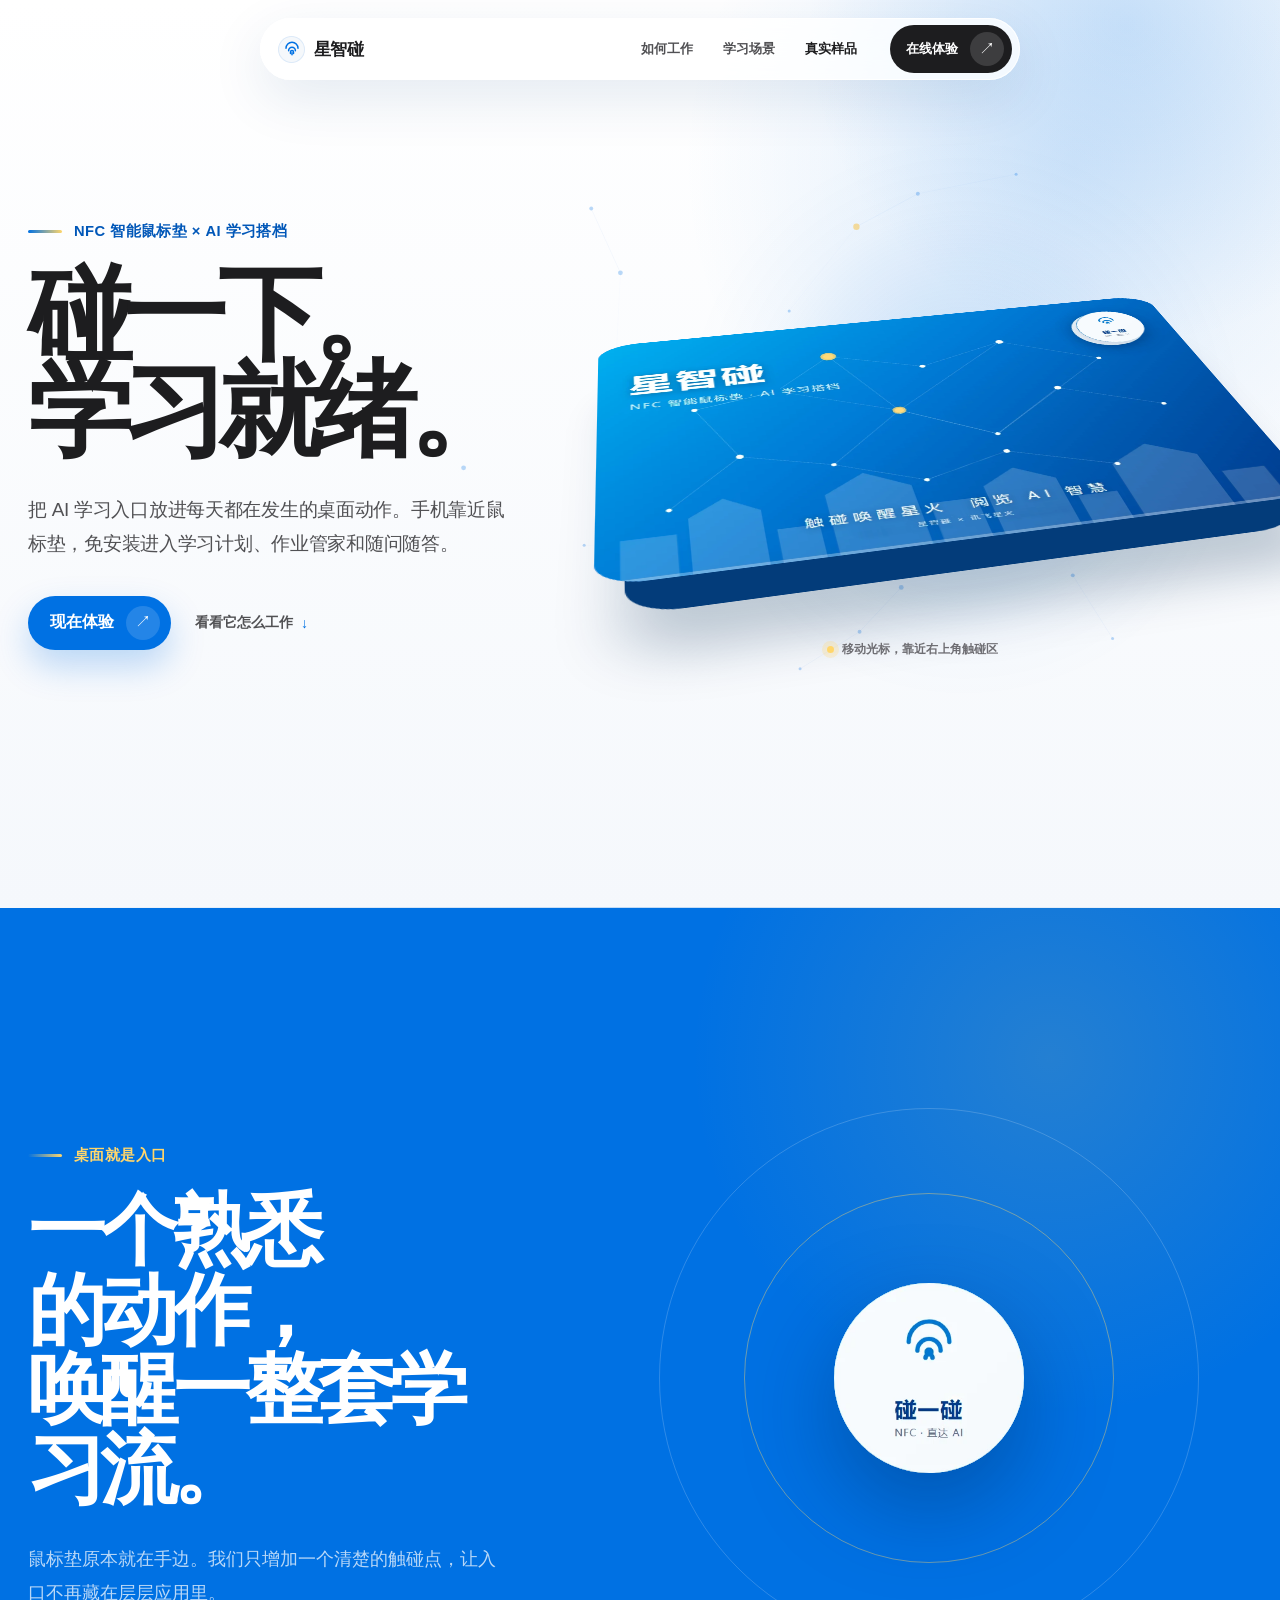
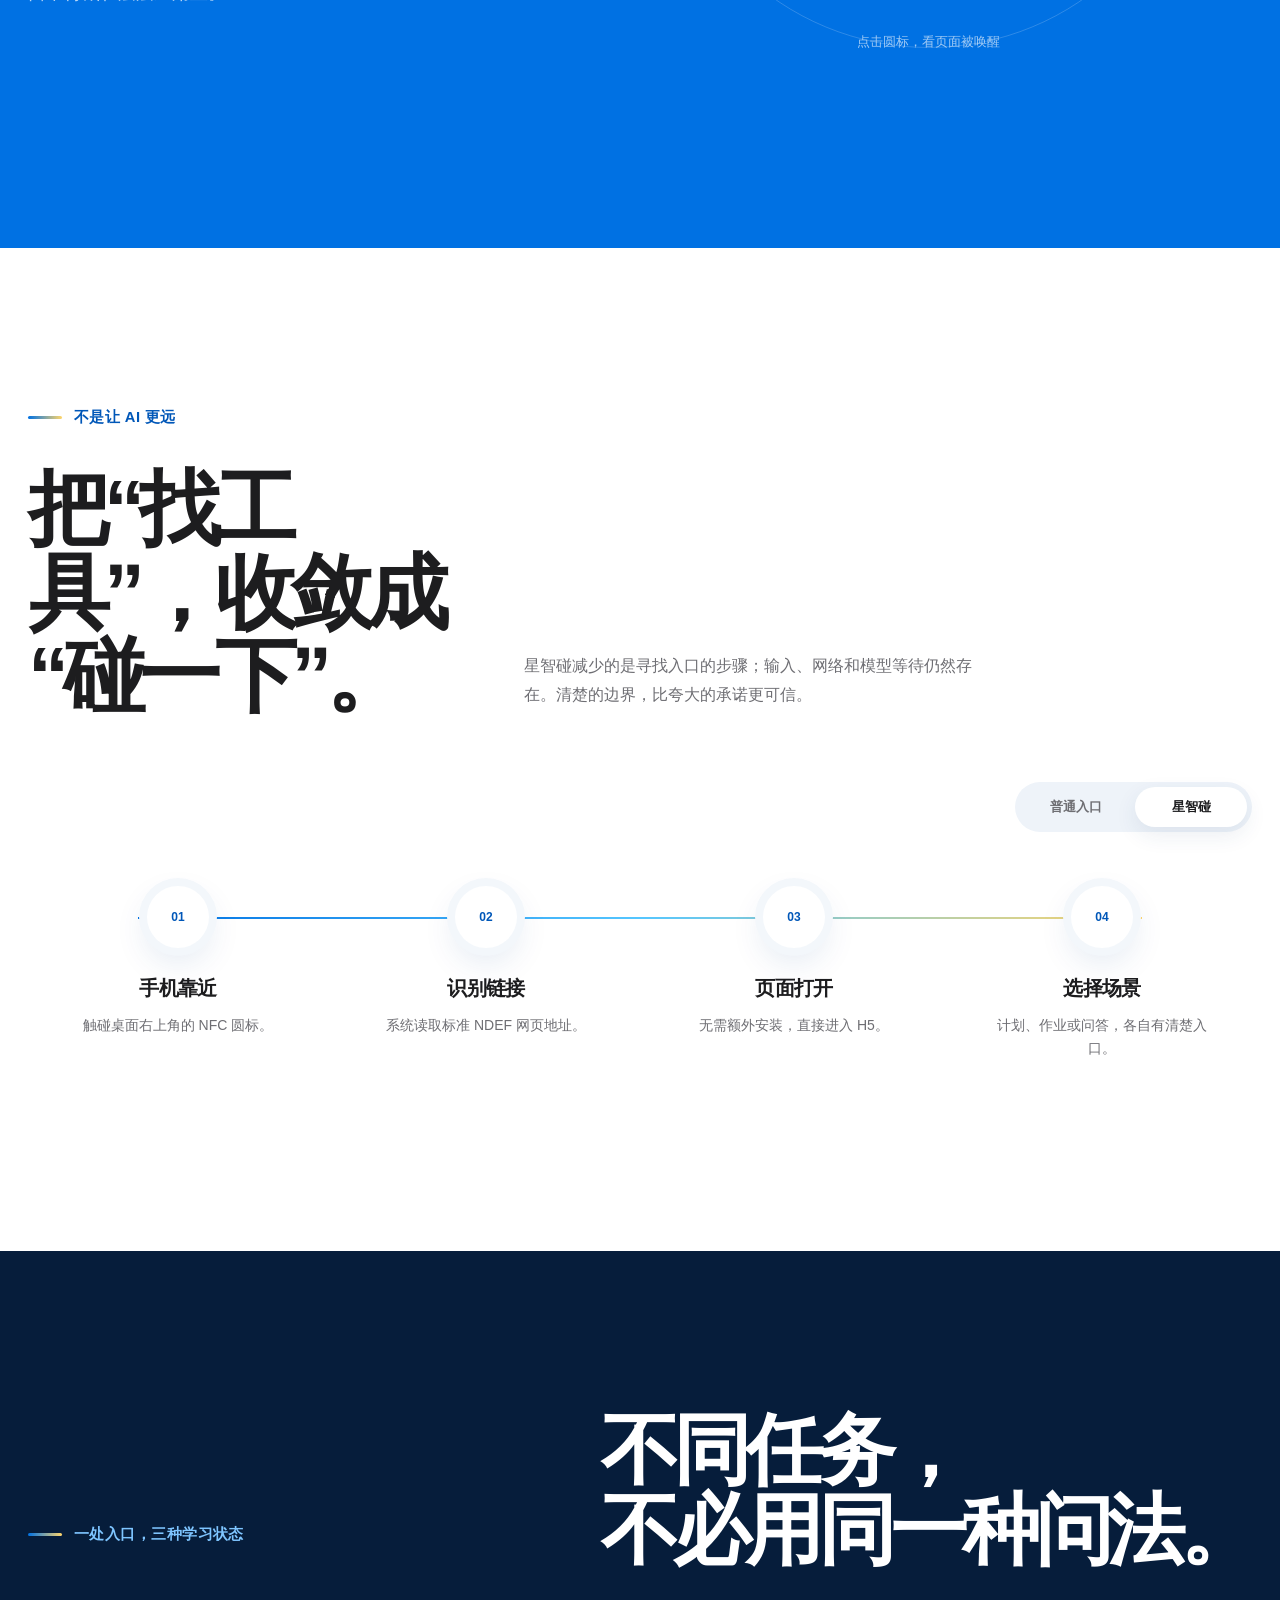
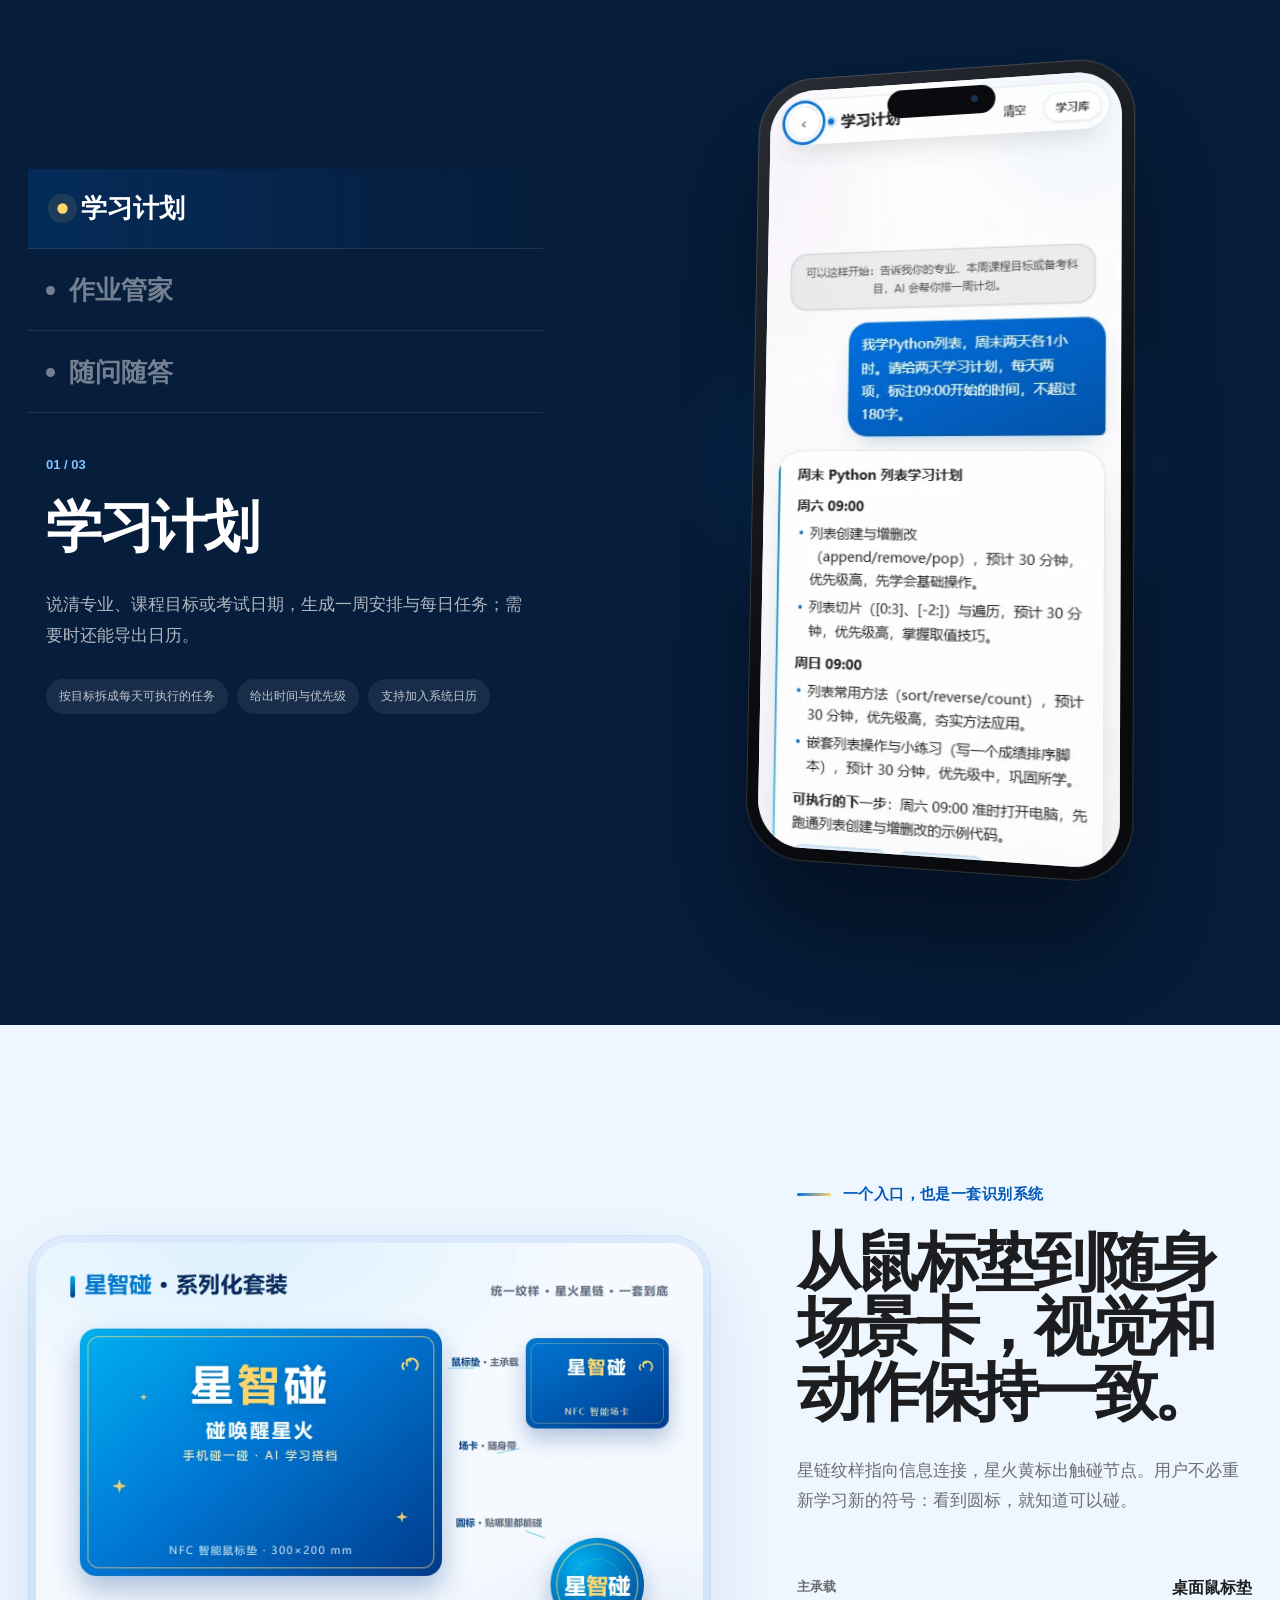
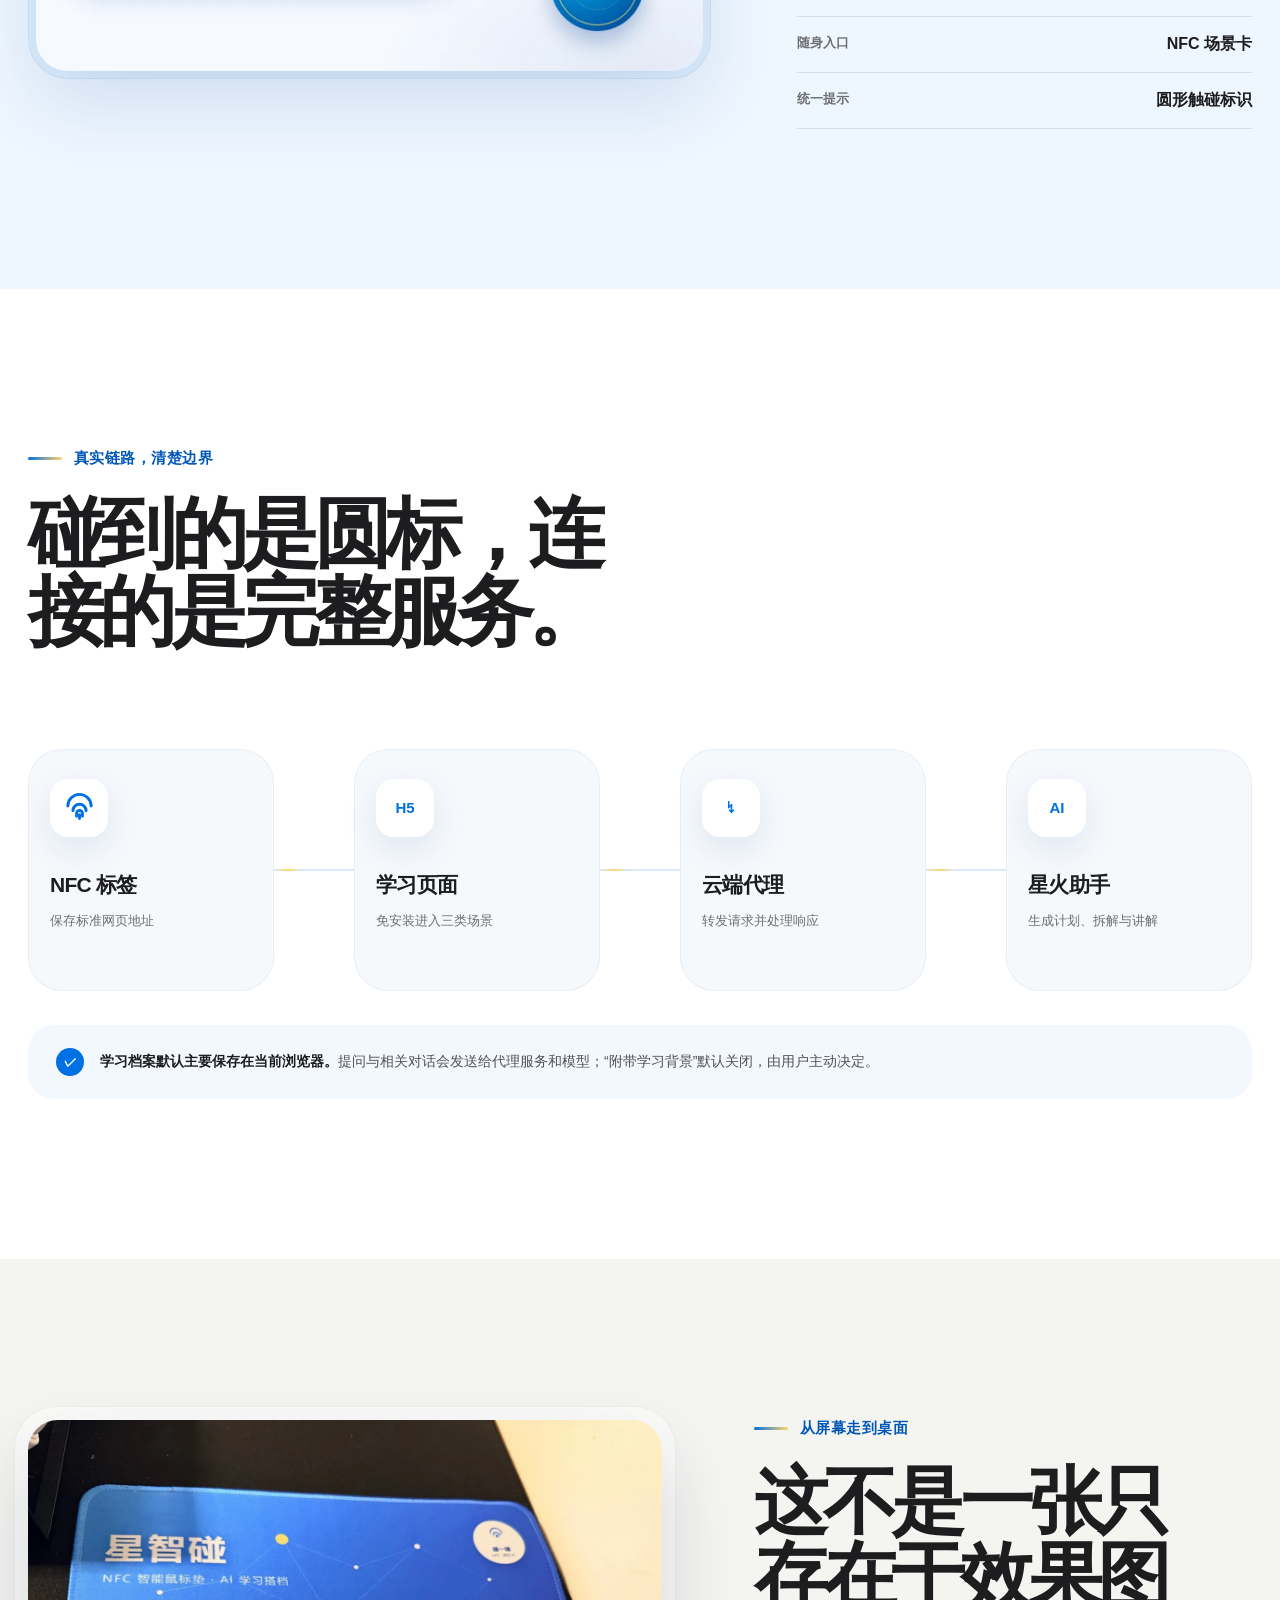
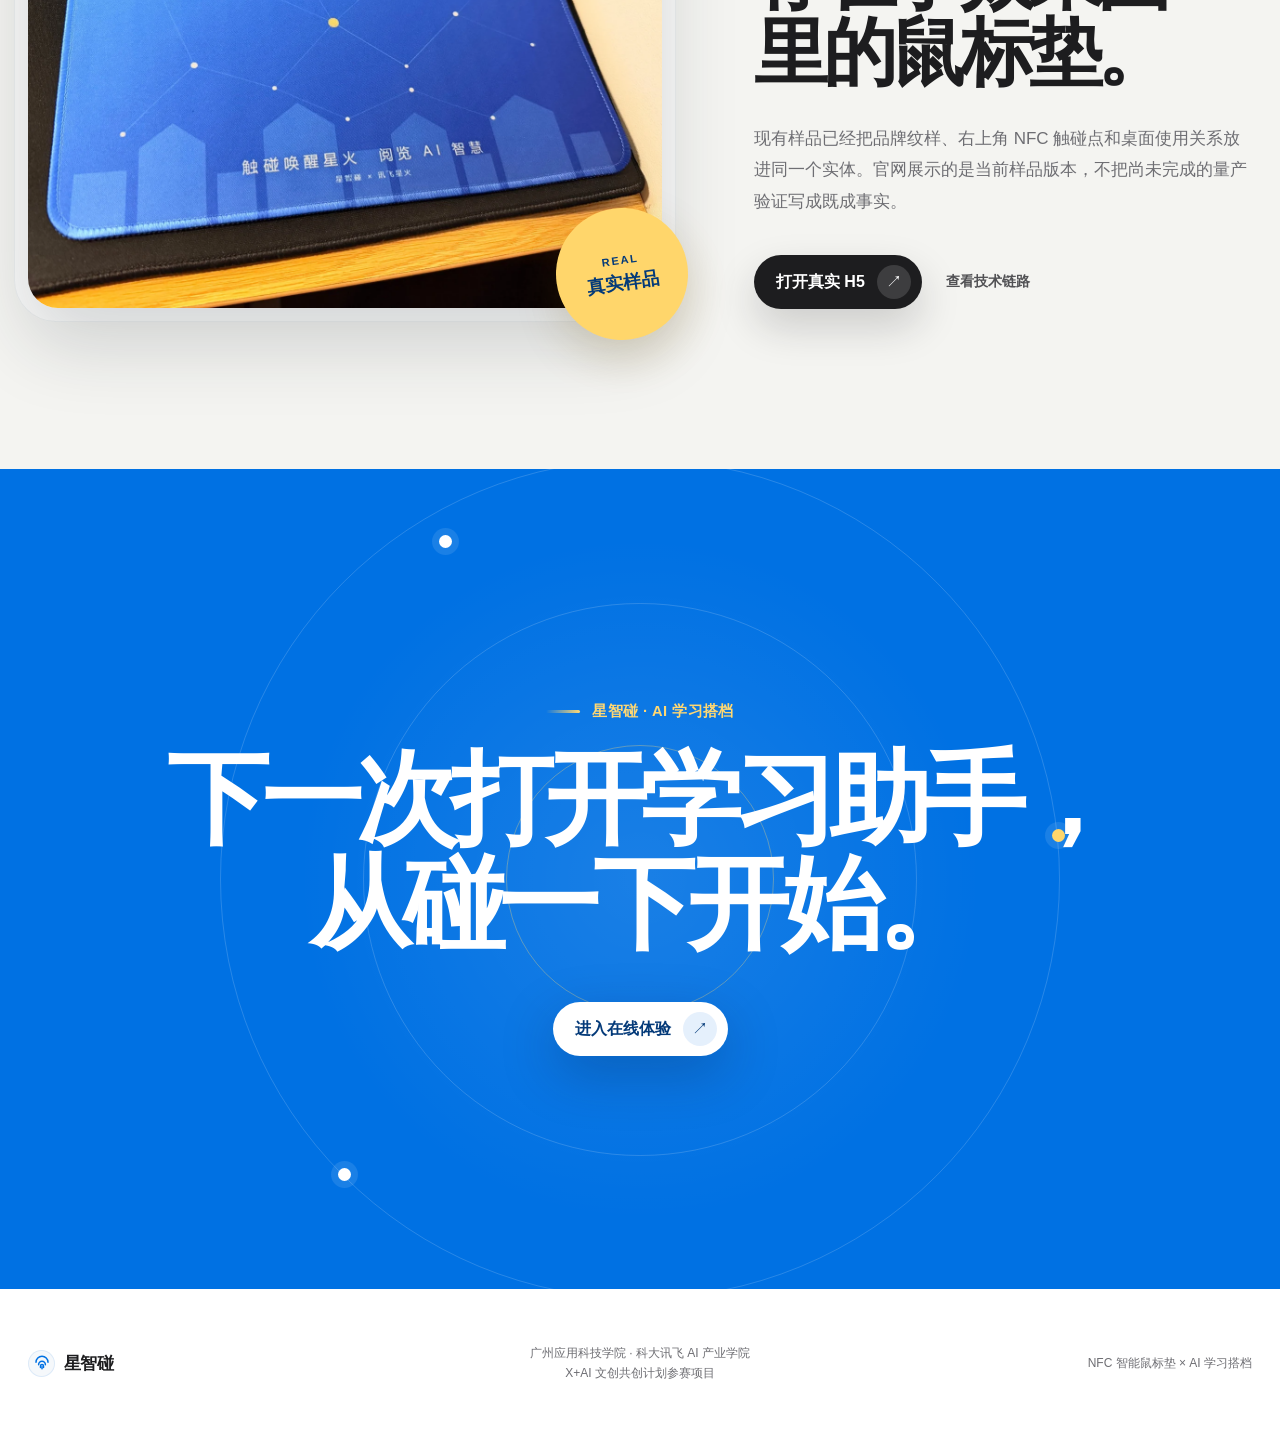
<file: product/index.html>
<!doctype html>
<html lang="zh-CN">
<head>
  <meta charset="utf-8">
  <meta name="viewport" content="width=device-width, initial-scale=1, viewport-fit=cover">
  <meta name="theme-color" content="#f7f9fc">
  <meta name="color-scheme" content="light">
  <title>星智碰｜碰一下，学习就绪</title>
  <meta name="description" content="星智碰是一张内置 NFC 入口的智能鼠标垫。手机碰一下，免安装打开 AI 学习搭档，进入学习计划、作业管家和随问随答。">
  <link rel="canonical" href="https://zengfujei-code.github.io/xingzhipeng/product/">
  <meta property="og:type" content="website">
  <meta property="og:site_name" content="星智碰">
  <meta property="og:title" content="星智碰｜碰一下，学习就绪">
  <meta property="og:description" content="NFC 智能鼠标垫 × AI 学习搭档。把 AI 入口放进每天都在发生的桌面动作。">
  <meta property="og:url" content="https://zengfujei-code.github.io/xingzhipeng/product/">
  <meta property="og:image" content="https://zengfujei-code.github.io/xingzhipeng/product/assets/product-surface.webp">
  <meta name="twitter:card" content="summary_large_image">
  <link rel="icon" href="favicon.svg" type="image/svg+xml">
  <link rel="stylesheet" href="styles.css">
  <script src="app.js" defer></script>
</head>
<body>
  <a class="skip-link" href="#main">跳到主要内容</a>

  <header class="site-header">
    <nav class="nav-island" aria-label="主导航">
      <a class="brand" href="#top" aria-label="返回顶部">
        <span class="brand-mark" aria-hidden="true"><img src="assets/nfc-symbol.svg" alt=""></span>
        <span>星智碰</span>
      </a>
      <div class="nav-links" id="navLinks">
        <a href="#how">如何工作</a>
        <a href="#scenes">学习场景</a>
        <a href="#proof">真实样品</a>
      </div>
      <button class="nav-demo magnetic" type="button" data-demo-open>
        <span>在线体验</span><b aria-hidden="true">↗</b>
      </button>
      <button class="menu-toggle" type="button" aria-label="打开导航" aria-expanded="false" aria-controls="mobileMenu">
        <span></span><span></span>
      </button>
    </nav>
    <div class="mobile-menu" id="mobileMenu" aria-hidden="true">
      <a href="#how">如何工作</a>
      <a href="#scenes">学习场景</a>
      <a href="#proof">真实样品</a>
      <button type="button" data-demo-open>打开真实 H5</button>
    </div>
  </header>

  <main id="main">
    <section class="hero" id="top" aria-labelledby="heroTitle">
      <canvas class="constellation" id="constellation" aria-hidden="true"></canvas>
      <div class="hero-glow" aria-hidden="true"></div>
      <div class="hero-copy">
        <p class="product-line reveal">NFC 智能鼠标垫 × AI 学习搭档</p>
        <h1 id="heroTitle" class="split-title" data-split>碰一下。<br>学习就绪。</h1>
        <p class="hero-lead reveal">把 AI 学习入口放进每天都在发生的桌面动作。手机靠近鼠标垫，免安装进入学习计划、作业管家和随问随答。</p>
        <div class="hero-actions reveal">
          <button class="button button-primary magnetic" type="button" data-demo-open>
            <span>现在体验</span><b aria-hidden="true">↗</b>
          </button>
          <a class="text-link" href="#how">看看它怎么工作 <span aria-hidden="true">↓</span></a>
        </div>
      </div>

      <div class="product-stage reveal" id="productStage">
        <div class="stage-aura" aria-hidden="true"></div>
        <div class="mousepad-shell">
          <div class="mousepad-edge" aria-hidden="true"></div>
          <div class="mousepad-surface">
            <img src="assets/product-surface.webp" alt="星智碰蓝色 NFC 智能鼠标垫主视觉">
            <button class="nfc-hotspot" type="button" data-demo-open aria-label="触碰 NFC 标识，打开产品体验">
              <span class="nfc-ring r1"></span>
              <span class="nfc-ring r2"></span>
              <span class="nfc-ring r3"></span>
              <span class="nfc-core official-badge-crop" aria-hidden="true"><img src="assets/nfc-detail.webp" alt=""></span>
            </button>
          </div>
        </div>
        <p class="stage-caption"><span></span> 移动光标，靠近右上角触碰区</p>
      </div>

      <div class="hero-facts reveal" aria-label="产品事实">
        <div><strong>1</strong><span>次触碰</span></div>
        <div><strong>3</strong><span>类学习场景</span></div>
        <div><strong>0</strong><span>个额外 App</span></div>
        <div class="fact-proof"><i></i><span>已有真实样品</span></div>
      </div>
    </section>

    <section class="tap-story" id="how" aria-labelledby="tapTitle">
      <div class="tap-copy reveal">
        <p class="section-kicker">桌面就是入口</p>
        <h2 id="tapTitle">一个熟悉的动作，<br>唤醒一整套学习流。</h2>
        <p>鼠标垫原本就在手边。我们只增加一个清楚的触碰点，让入口不再藏在层层应用里。</p>
      </div>
      <div class="tap-stage reveal">
        <div class="tap-orbit orbit-a" aria-hidden="true"></div>
        <div class="tap-orbit orbit-b" aria-hidden="true"></div>
        <button class="tap-disc" type="button" data-tap-sim aria-label="模拟 NFC 触碰">
          <span class="official-badge-crop" aria-hidden="true"><img src="assets/nfc-detail.webp" alt=""></span>
        </button>
        <div class="tap-phone" id="tapPhone" aria-hidden="true">
          <div class="phone-speaker"></div>
          <img src="assets/h5-home.webp" alt="">
        </div>
        <p class="tap-hint">点击圆标，看页面被唤醒</p>
      </div>
    </section>

    <section class="path-section" aria-labelledby="pathTitle">
      <div class="path-head reveal">
        <p class="section-kicker">不是让 AI 更远</p>
        <h2 id="pathTitle">把“找工具”，收敛成“碰一下”。</h2>
        <p>星智碰减少的是寻找入口的步骤；输入、网络和模型等待仍然存在。清楚的边界，比夸大的承诺更可信。</p>
      </div>
      <div class="path-switch reveal" role="group" aria-label="切换使用路径">
        <button type="button" data-path-mode="before" aria-pressed="false">普通入口</button>
        <button class="is-active" type="button" data-path-mode="after" aria-pressed="true">星智碰</button>
      </div>
      <div class="journey reveal" id="journey" data-mode="after">
        <div class="journey-line" aria-hidden="true"><span></span></div>
        <article data-before="拿起手机" data-after="手机靠近"><i>01</i><h3>手机靠近</h3><p>触碰桌面右上角的 NFC 圆标。</p></article>
        <article data-before="寻找应用" data-after="识别链接"><i>02</i><h3>识别链接</h3><p>系统读取标准 NDEF 网页地址。</p></article>
        <article data-before="进入页面" data-after="页面打开"><i>03</i><h3>页面打开</h3><p>无需额外安装，直接进入 H5。</p></article>
        <article data-before="选择工具" data-after="选择场景"><i>04</i><h3>选择场景</h3><p>计划、作业或问答，各自有清楚入口。</p></article>
      </div>
    </section>

    <section class="scene-section" id="scenes" aria-labelledby="sceneTitle">
      <div class="scene-intro reveal">
        <p class="section-kicker">一处入口，三种学习状态</p>
        <h2 id="sceneTitle">不同任务，<br>不必用同一种问法。</h2>
      </div>
      <div class="scene-console reveal">
        <div class="scene-copy">
          <div class="scene-tabs" role="tablist" aria-label="学习场景">
            <button role="tab" aria-selected="true" aria-controls="scenePanel" data-scene="plan"><i></i>学习计划</button>
            <button role="tab" aria-selected="false" aria-controls="scenePanel" data-scene="homework"><i></i>作业管家</button>
            <button role="tab" aria-selected="false" aria-controls="scenePanel" data-scene="ask"><i></i>随问随答</button>
          </div>
          <div class="scene-panel" id="scenePanel" role="tabpanel" tabindex="0">
            <p class="scene-index" id="sceneIndex">01 / 03</p>
            <h3 id="sceneName">学习计划</h3>
            <p id="sceneDescription">说清专业、课程目标或考试日期，生成一周安排与每日任务；需要时还能导出日历。</p>
            <ul id="sceneFeatures">
              <li>按目标拆成每天可执行的任务</li>
              <li>给出时间与优先级</li>
              <li>支持加入系统日历</li>
            </ul>
          </div>
        </div>
        <div class="phone-gallery" aria-live="polite">
          <div class="phone-shell">
            <div class="phone-top"><span></span></div>
            <div class="phone-screen-stack">
              <img class="scene-screen is-active" data-screen="plan" src="assets/h5-plan.webp" alt="学习计划场景界面">
              <img class="scene-screen" data-screen="homework" src="assets/h5-homework.webp" alt="作业管家场景界面">
              <img class="scene-screen" data-screen="ask" src="assets/h5-ask.webp" alt="随问随答场景界面">
            </div>
          </div>
          <div class="screen-glow" aria-hidden="true"></div>
        </div>
      </div>
    </section>

    <section class="system-section" aria-labelledby="systemTitle">
      <div class="system-visual reveal">
        <img src="assets/product-system.webp" alt="星智碰鼠标垫、场景卡和圆标组成的系列化视觉系统">
      </div>
      <div class="system-copy reveal">
        <p class="section-kicker">一个入口，也是一套识别系统</p>
        <h2 id="systemTitle">从鼠标垫到随身场景卡，视觉和动作保持一致。</h2>
        <p>星链纹样指向信息连接，星火黄标出触碰节点。用户不必重新学习新的符号：看到圆标，就知道可以碰。</p>
        <dl>
          <div><dt>主承载</dt><dd>桌面鼠标垫</dd></div>
          <div><dt>随身入口</dt><dd>NFC 场景卡</dd></div>
          <div><dt>统一提示</dt><dd>圆形触碰标识</dd></div>
        </dl>
      </div>
    </section>

    <section class="tech-section" id="technology" aria-labelledby="techTitle">
      <div class="tech-head reveal">
        <p class="section-kicker">真实链路，清楚边界</p>
        <h2 id="techTitle">碰到的是圆标，连接的是完整服务。</h2>
      </div>
      <div class="tech-flow reveal" aria-label="产品技术链路">
        <article><span class="tech-icon"><img src="assets/nfc-symbol.svg" alt=""></span><h3>NFC 标签</h3><p>保存标准网页地址</p></article>
        <i aria-hidden="true"><b></b></i>
        <article><span class="tech-icon">H5</span><h3>学习页面</h3><p>免安装进入三类场景</p></article>
        <i aria-hidden="true"><b></b></i>
        <article><span class="tech-icon">↯</span><h3>云端代理</h3><p>转发请求并处理响应</p></article>
        <i aria-hidden="true"><b></b></i>
        <article><span class="tech-icon">AI</span><h3>星火助手</h3><p>生成计划、拆解与讲解</p></article>
      </div>
      <div class="privacy-note reveal">
        <span aria-hidden="true">✓</span>
        <p><strong>学习档案默认主要保存在当前浏览器。</strong>提问与相关对话会发送给代理服务和模型；“附带学习背景”默认关闭，由用户主动决定。</p>
      </div>
    </section>

    <section class="proof-section" id="proof" aria-labelledby="proofTitle">
      <div class="proof-image reveal">
        <img src="assets/real-sample.webp" alt="放置在真实桌面上的星智碰鼠标垫样品">
        <div class="proof-stamp"><span>REAL</span><b>真实样品</b></div>
      </div>
      <div class="proof-copy reveal">
        <p class="section-kicker">从屏幕走到桌面</p>
        <h2 id="proofTitle">这不是一张只存在于效果图里的鼠标垫。</h2>
        <p>现有样品已经把品牌纹样、右上角 NFC 触碰点和桌面使用关系放进同一个实体。官网展示的是当前样品版本，不把尚未完成的量产验证写成既成事实。</p>
        <div class="proof-actions">
          <button class="button button-dark magnetic" type="button" data-demo-open><span>打开真实 H5</span><b aria-hidden="true">↗</b></button>
          <a class="text-link" href="#technology">查看技术链路</a>
        </div>
      </div>
    </section>

    <section class="closing" aria-labelledby="closingTitle">
      <div class="closing-orbit" aria-hidden="true"><i></i><i></i><i></i></div>
      <p class="section-kicker reveal">星智碰 · AI 学习搭档</p>
      <h2 id="closingTitle" class="reveal">下一次打开学习助手，<br>从碰一下开始。</h2>
      <button class="button button-light magnetic reveal" type="button" data-demo-open><span>进入在线体验</span><b aria-hidden="true">↗</b></button>
    </section>
  </main>

  <footer>
    <a class="brand footer-brand" href="#top"><span class="brand-mark" aria-hidden="true"><img src="assets/nfc-symbol.svg" alt=""></span><span>星智碰</span></a>
    <p>广州应用科技学院 · 科大讯飞 AI 产业学院<br>X+AI 文创共创计划参赛项目</p>
    <p class="footer-meta">NFC 智能鼠标垫 × AI 学习搭档</p>
  </footer>

  <dialog class="demo-dialog" id="demoDialog" aria-labelledby="demoTitle">
    <div class="dialog-bar">
      <div><span></span><p><strong id="demoTitle">星智碰 H5</strong><small>真实在线页面</small></p></div>
      <button type="button" data-demo-close aria-label="关闭体验">×</button>
    </div>
    <div class="dialog-body">
      <div class="demo-loading" id="demoLoading"><i></i><p>正在连接学习搭档…</p></div>
      <iframe id="demoFrame" title="星智碰 AI 学习搭档在线体验" loading="lazy" referrerpolicy="strict-origin-when-cross-origin"></iframe>
    </div>
    <a class="dialog-external" href="https://zengfujei-code.github.io/xingzhipeng/" target="_blank" rel="noopener">在新窗口完整打开 <span aria-hidden="true">↗</span></a>
  </dialog>

  <noscript><p class="noscript">请开启 JavaScript 以查看交互动效。产品内容与主要链接仍可正常阅读。</p></noscript>
</body>
</html>
</file>
<file: product/styles.css>
:root {
  --blue: #0071e3;
  --blue-deep: #0057b8;
  --blue-night: #043a79;
  --yellow: #ffd66b;
  --ink: #1d1d1f;
  --ink-soft: #515154;
  --muted: #6e6e73;
  --paper: #f7f9fc;
  --white: #fff;
  --line: rgba(12, 70, 130, .12);
  --spring: cubic-bezier(.2, .8, .2, 1);
  --heavy: cubic-bezier(.22, 1, .36, 1);
  --snap: cubic-bezier(.32, .72, 0, 1);
  --max: 1280px;
}

* { box-sizing: border-box; }
html { scroll-behavior: smooth; }
body {
  margin: 0;
  color: var(--ink);
  background: var(--paper);
  font-family: "HarmonyOS Sans SC", "MiSans", "Noto Sans SC", "PingFang SC", "Microsoft YaHei", sans-serif;
  text-rendering: optimizeLegibility;
  -webkit-font-smoothing: antialiased;
  overflow-x: clip;
}
button, a { font: inherit; }
button { color: inherit; }
a { color: inherit; text-decoration: none; }
img { display: block; max-width: 100%; }
::selection { color: #002b58; background: var(--yellow); }

:focus-visible {
  outline: 3px solid var(--yellow);
  outline-offset: 4px;
}

.skip-link {
  position: fixed;
  left: 16px;
  top: 12px;
  z-index: 30;
  padding: 10px 16px;
  border-radius: 999px;
  color: var(--white);
  background: var(--ink);
  transform: translateY(-180%);
  transition: transform .45s var(--heavy);
}
.skip-link:focus-visible { transform: translateY(0); }

.site-header {
  position: fixed;
  inset: 0 0 auto;
  z-index: 20;
  pointer-events: none;
}
.nav-island {
  width: min(760px, calc(100% - 32px));
  min-height: 62px;
  margin: 18px auto 0;
  padding: 7px 8px 7px 18px;
  display: flex;
  align-items: center;
  gap: 20px;
  color: var(--ink);
  background: rgba(255, 255, 255, .76);
  border-radius: 999px;
  box-shadow: 0 18px 55px rgba(0, 61, 128, .11), inset 0 0 0 1px rgba(255, 255, 255, .78);
  backdrop-filter: blur(22px) saturate(150%);
  -webkit-backdrop-filter: blur(22px) saturate(150%);
  pointer-events: auto;
}
.brand {
  display: inline-flex;
  align-items: center;
  gap: 9px;
  font-size: 17px;
  font-weight: 760;
  letter-spacing: -.04em;
  white-space: nowrap;
}
.brand-mark {
  width: 27px;
  height: 27px;
  display: grid;
  place-items: center;
  border-radius: 50%;
  background: #f5f8fb;
  box-shadow: inset 0 0 0 1px rgba(0, 113, 227, .1);
}
.brand-mark img { width: 18px; height: 18px; }
.nav-links {
  margin-left: auto;
  display: flex;
  align-items: center;
  gap: 4px;
}
.nav-links a {
  padding: 10px 13px;
  border-radius: 999px;
  color: var(--ink-soft);
  font-size: 13px;
  font-weight: 600;
  transition: color .5s var(--heavy), background-color .5s var(--heavy), transform .5s var(--heavy);
}
.nav-links a:hover { color: var(--ink); background: rgba(0, 113, 227, .07); transform: translateY(-1px); }
.nav-demo,
.button {
  border: 0;
  cursor: pointer;
  display: inline-flex;
  align-items: center;
  justify-content: center;
  gap: 12px;
  border-radius: 999px;
  transition: transform .7s var(--heavy), box-shadow .7s var(--heavy), background-color .7s var(--heavy), color .7s var(--heavy);
}
.nav-demo {
  padding: 7px 8px 7px 16px;
  color: var(--white);
  background: var(--ink);
  font-size: 13px;
  font-weight: 650;
}
.nav-demo b,
.button b {
  width: 34px;
  height: 34px;
  display: grid;
  place-items: center;
  border-radius: 50%;
  font-size: 16px;
  font-weight: 500;
  background: rgba(255, 255, 255, .14);
  transition: transform .7s var(--heavy), background-color .7s var(--heavy);
}
.nav-demo:hover,
.button:hover { transform: translateY(-2px); }
.nav-demo:hover b,
.button:hover b { transform: translate(2px, -2px) scale(1.07); background: rgba(255, 255, 255, .22); }
.nav-demo:active,
.button:active { transform: translateY(0) scale(.98); }
.menu-toggle { display: none; }
.mobile-menu { display: none; }

.hero {
  position: relative;
  overflow: clip;
  min-height: 100dvh;
  padding: 156px max(28px, calc((100vw - var(--max)) / 2)) 54px;
  display: grid;
  grid-template-columns: minmax(310px, .84fr) minmax(520px, 1.16fr);
  grid-template-rows: 1fr auto;
  align-items: center;
  gap: 40px 54px;
  isolation: isolate;
  background:
    radial-gradient(circle at 84% 18%, rgba(0, 113, 227, .13), transparent 30%),
    linear-gradient(180deg, #fff 0%, #f5f8fc 100%);
}
.hero::after {
  content: "";
  position: absolute;
  inset: auto 0 0;
  height: 1px;
  background: linear-gradient(90deg, transparent, rgba(0, 113, 227, .22), transparent);
}
.constellation { position: absolute; inset: 0; width: 100%; height: 100%; z-index: -2; opacity: .56; }
.hero-glow {
  position: absolute;
  width: 52vw;
  height: 52vw;
  right: -14vw;
  top: -24vw;
  z-index: -1;
  border-radius: 50%;
  background: radial-gradient(circle, rgba(0, 113, 227, .16), rgba(0, 113, 227, 0) 68%);
  pointer-events: none;
}
.hero-copy { align-self: center; max-width: 610px; }
.product-line,
.section-kicker {
  margin: 0 0 26px;
  color: var(--blue-deep);
  font-size: clamp(13px, 1.15vw, 16px);
  font-weight: 720;
  letter-spacing: .03em;
}
.product-line::before,
.section-kicker::before {
  content: "";
  width: 34px;
  height: 3px;
  margin: 0 12px 3px 0;
  display: inline-block;
  border-radius: 999px;
  background: linear-gradient(90deg, var(--blue), var(--yellow));
}
.split-title {
  margin: 0;
  max-width: 720px;
  font-size: clamp(64px, 8.15vw, 132px);
  line-height: .92;
  letter-spacing: -.085em;
  font-weight: 880;
  text-wrap: balance;
}
.split-title .char {
  display: inline-block;
  opacity: 0;
  transform: translateY(72px) rotate(3deg);
  filter: blur(9px);
}
body.is-ready .split-title .char {
  opacity: 1;
  transform: translateY(0) rotate(0);
  filter: blur(0);
  transition: opacity .9s var(--heavy), transform 1s var(--heavy), filter 1s var(--heavy);
  transition-delay: calc(var(--char-delay, 0ms) + 80ms);
}
.hero-lead {
  max-width: 560px;
  margin: 34px 0 0;
  color: var(--ink-soft);
  font-size: clamp(17px, 1.48vw, 21px);
  line-height: 1.82;
  letter-spacing: -.015em;
}
.hero-actions { margin-top: 34px; display: flex; align-items: center; gap: 24px; }
.button { padding: 10px 11px 10px 22px; font-weight: 700; }
.button-primary { color: var(--white); background: var(--blue); box-shadow: 0 16px 34px rgba(0, 113, 227, .25); }
.button-primary:hover { box-shadow: 0 22px 44px rgba(0, 113, 227, .32); }
.text-link {
  display: inline-flex;
  align-items: center;
  gap: 8px;
  padding: 11px 0;
  color: var(--ink-soft);
  font-size: 14px;
  font-weight: 650;
  background-image: linear-gradient(var(--ink), var(--ink));
  background-repeat: no-repeat;
  background-position: 0 100%;
  background-size: 0 1px;
  transition: color .55s var(--heavy), background-size .55s var(--heavy);
}
.text-link:hover { color: var(--ink); background-size: calc(100% - 24px) 1px; }
.text-link span { color: var(--blue); transition: transform .55s var(--heavy); }
.text-link:hover span { transform: translateY(3px); }

.product-stage {
  position: relative;
  min-height: 560px;
  display: grid;
  align-content: center;
  justify-items: center;
  perspective: 1200px;
}
.stage-aura {
  position: absolute;
  width: 84%;
  aspect-ratio: 1;
  border-radius: 50%;
  background: radial-gradient(circle, rgba(0, 113, 227, .2), rgba(0, 113, 227, .02) 52%, transparent 70%);
  transform: translate(9%, -4%);
}
.mousepad-shell {
  position: relative;
  width: min(640px, 51vw);
  aspect-ratio: 3 / 2;
  transform-style: preserve-3d;
  transform: rotateX(calc(58deg + var(--tilt-x, 0deg))) rotateZ(calc(-12deg + var(--tilt-y, 0deg))) translate3d(12px, -12px, 0);
  transition: transform .8s var(--heavy);
  will-change: transform;
}

.nav-links a[aria-current="location"] { color: var(--ink); }
.nav-links a[aria-current="location"]::after { transform: scaleX(1); }
body.menu-open { overflow: hidden; }
#how, #scenes, #technology, #proof { scroll-margin-top: 92px; }
.mousepad-edge {
  position: absolute;
  inset: 5.5% 2% -3% 3.5%;
  border-radius: 7% 7% 8% 8%;
  background: #033c7a;
  box-shadow: 0 54px 56px rgba(3, 42, 84, .23);
  transform: translateZ(-16px);
}
.mousepad-surface {
  position: absolute;
  inset: 0;
  overflow: hidden;
  border-radius: 7%;
  background: var(--blue);
  box-shadow: inset 0 0 0 2px rgba(255, 255, 255, .18), inset 0 -14px 28px rgba(0, 38, 88, .18);
  transform: translateZ(8px);
}
.mousepad-surface::after {
  content: "";
  position: absolute;
  inset: 0;
  background: linear-gradient(118deg, transparent 24%, rgba(255, 255, 255, .2) 42%, transparent 60%);
  transform: translateX(-125%);
  animation: surfaceSweep 6s var(--heavy) 1.4s infinite;
  pointer-events: none;
}
.mousepad-surface img { width: 100%; height: 100%; object-fit: cover; }
.nfc-hotspot {
  position: absolute;
  right: 4.7%;
  top: 7.3%;
  width: 12%;
  aspect-ratio: 1;
  padding: 0;
  display: grid;
  place-items: center;
  border: 0;
  border-radius: 50%;
  background: transparent;
  cursor: pointer;
  transform: translateZ(28px);
}
.nfc-core {
  position: relative;
  z-index: 4;
  width: 100%;
  aspect-ratio: 1;
  border-radius: 50%;
  background: #f7fbfe;
  box-shadow: 0 8px 28px rgba(0, 54, 117, .24);
  transition: transform .6s var(--spring), box-shadow .6s var(--spring);
}
.official-badge-crop {
  position: absolute;
  inset: 0;
  overflow: hidden;
  border-radius: 50%;
  background: #f7fbfe;
}
.official-badge-crop img {
  position: absolute;
  width: 333.333%;
  max-width: none;
  height: auto;
  left: -116.667%;
  top: -96.667%;
}
.nfc-ring {
  position: absolute;
  inset: 14%;
  border: 2px solid rgba(255, 255, 255, .68);
  border-radius: 50%;
  opacity: 0;
  transform: scale(.32);
  animation: nfcPulse 2.7s var(--heavy) infinite;
}
.nfc-ring.r2 { animation-delay: .55s; }
.nfc-ring.r3 { animation-delay: 1.1s; }
.nfc-hotspot:hover .nfc-core { transform: scale(1.1); box-shadow: 0 10px 34px rgba(255, 255, 255, .48); }
.stage-caption {
  position: relative;
  margin: 0;
  display: inline-flex;
  align-items: center;
  gap: 8px;
  color: var(--muted);
  font-size: 12px;
  font-weight: 650;
}
.stage-caption span { width: 7px; height: 7px; border-radius: 50%; background: var(--yellow); box-shadow: 0 0 0 5px rgba(255, 214, 107, .24); }

.hero-facts {
  grid-column: 1 / -1;
  display: grid;
  grid-template-columns: repeat(3, minmax(130px, 190px)) 1fr;
  align-items: end;
  gap: 10px;
  padding-top: 14px;
}
.hero-facts > div { min-height: 84px; padding: 16px 18px; display: flex; align-items: baseline; gap: 10px; }
.hero-facts strong { font-size: 34px; line-height: 1; letter-spacing: -.06em; }
.hero-facts span { color: var(--muted); font-size: 13px; font-weight: 620; }
.hero-facts .fact-proof { justify-self: end; align-items: center; }
.fact-proof i { width: 10px; height: 10px; border-radius: 50%; background: #22a05a; box-shadow: 0 0 0 6px rgba(34, 160, 90, .12); }

.tap-story {
  position: relative;
  min-height: 940px;
  padding: 160px max(28px, calc((100vw - var(--max)) / 2));
  display: grid;
  grid-template-columns: .85fr 1.15fr;
  align-items: center;
  gap: 100px;
  color: var(--white);
  background: var(--blue);
  overflow: hidden;
}
.tap-story::before {
  content: "";
  position: absolute;
  width: 820px;
  height: 820px;
  right: -180px;
  top: -260px;
  border-radius: 50%;
  background: radial-gradient(circle, rgba(255, 214, 107, .14), transparent 62%);
}
.tap-copy { position: relative; z-index: 2; max-width: 520px; }
.tap-copy .section-kicker { color: var(--yellow); }
.tap-copy h2,
.path-head h2,
.scene-intro h2,
.system-copy h2,
.tech-head h2,
.proof-copy h2,
.closing h2 {
  margin: 0;
  font-size: clamp(48px, 6.1vw, 92px);
  line-height: 1.02;
  letter-spacing: -.072em;
  text-wrap: balance;
}
.tap-copy > p:last-child { max-width: 480px; margin: 34px 0 0; color: rgba(255, 255, 255, .72); font-size: 18px; line-height: 1.85; }
.tap-stage { position: relative; min-height: 610px; display: grid; place-items: center; }
.tap-orbit {
  position: absolute;
  border: 1px solid rgba(255, 255, 255, .18);
  border-radius: 50%;
  pointer-events: none;
}
.orbit-a { width: 540px; height: 540px; }
.orbit-b { width: 370px; height: 370px; border-color: rgba(255, 214, 107, .42); }
.tap-disc {
  position: relative;
  z-index: 4;
  width: 190px;
  aspect-ratio: 1;
  display: grid;
  place-items: center;
  align-content: center;
  gap: 4px;
  border: 0;
  border-radius: 50%;
  color: var(--blue-night);
  background: #f7fbfe;
  box-shadow: 0 34px 90px rgba(0, 33, 76, .35), inset 0 0 0 1px rgba(255, 255, 255, .8);
  cursor: pointer;
  transition: transform .8s var(--heavy), box-shadow .8s var(--heavy);
}
.tap-disc::before,
.tap-disc::after {
  content: "";
  position: absolute;
  inset: -44px;
  border-radius: 50%;
  border: 2px solid rgba(255, 255, 255, .34);
  opacity: 0;
}
.tap-disc::after { inset: -90px; }
.tap-disc:hover { transform: scale(1.05); box-shadow: 0 42px 100px rgba(0, 33, 76, .42), inset 0 0 0 1px rgba(255, 255, 255, .9); }
.tap-stage.is-tapped .tap-disc { transform: scale(.92); }
.tap-stage.is-tapped .tap-disc::before { animation: tapWave 1.15s var(--heavy); }
.tap-stage.is-tapped .tap-disc::after { animation: tapWave 1.15s var(--heavy) .15s; }
.tap-phone {
  position: absolute;
  right: 3%;
  bottom: -28%;
  width: 260px;
  height: 536px;
  padding: 10px;
  border-radius: 42px;
  background: #0f1114;
  box-shadow: 0 42px 84px rgba(0, 26, 68, .48);
  opacity: 0;
  transform: translate3d(80px, 160px, 0) rotate(9deg) scale(.82);
  transition: opacity .9s var(--heavy), transform 1.1s var(--heavy);
  overflow: hidden;
}
.tap-phone::after { content: ""; position: absolute; inset: 10px; border-radius: 33px; box-shadow: inset 0 0 0 1px rgba(255, 255, 255, .12); pointer-events: none; }
.tap-phone img { width: 100%; height: 100%; object-fit: cover; border-radius: 33px; }
.phone-speaker { position: absolute; width: 74px; height: 20px; left: 50%; top: 17px; z-index: 2; border-radius: 999px; background: #0f1114; transform: translateX(-50%); }
.tap-stage.is-tapped .tap-phone { opacity: 1; transform: translate3d(0, 0, 0) rotate(7deg) scale(1); }
.tap-hint { position: absolute; left: 50%; bottom: 32px; margin: 0; color: rgba(255, 255, 255, .62); font-size: 13px; transform: translateX(-50%); }

.path-section { padding: 160px max(28px, calc((100vw - var(--max)) / 2)); background: #fff; }
.path-head { display: grid; grid-template-columns: .8fr 1.4fr; align-items: end; gap: 40px 80px; }
.path-head .section-kicker { grid-column: 1 / -1; margin-bottom: 0; }
.path-head h2 { font-size: clamp(52px, 6.4vw, 94px); }
.path-head > p:last-child { max-width: 470px; margin: 0 0 8px; color: var(--muted); line-height: 1.8; }
.path-switch {
  width: max-content;
  margin: 64px 0 34px auto;
  padding: 5px;
  display: flex;
  gap: 3px;
  border-radius: 999px;
  background: #eef3f9;
}
.path-switch button {
  min-width: 112px;
  padding: 11px 18px;
  border: 0;
  border-radius: 999px;
  color: var(--muted);
  background: transparent;
  font-size: 13px;
  font-weight: 700;
  cursor: pointer;
  transition: color .55s var(--heavy), background-color .55s var(--heavy), box-shadow .55s var(--heavy), transform .55s var(--heavy);
}
.path-switch button.is-active { color: var(--ink); background: #fff; box-shadow: 0 8px 22px rgba(32, 68, 108, .09); }
.journey { position: relative; display: grid; grid-template-columns: repeat(4, 1fr); gap: 8px; }
.journey-line { position: absolute; left: 9%; right: 9%; top: 51px; height: 2px; background: #dce5ef; overflow: hidden; }
.journey-line span { display: block; width: 100%; height: 100%; background: linear-gradient(90deg, var(--blue), #55c6ff, var(--yellow)); transform-origin: left; transition: transform 1.2s var(--heavy); }
.journey[data-mode="before"] .journey-line span { transform: scaleX(.36); filter: grayscale(1); }
.journey article { position: relative; padding: 0 24px 30px; text-align: center; }
.journey article i {
  position: relative;
  z-index: 2;
  width: 62px;
  height: 62px;
  margin: 20px auto 27px;
  display: grid;
  place-items: center;
  border-radius: 50%;
  color: var(--blue-deep);
  background: #fff;
  box-shadow: 0 0 0 8px #f3f7fb, 0 13px 34px rgba(0, 68, 138, .12);
  font-style: normal;
  font-size: 12px;
  font-weight: 800;
  transition: color .7s var(--heavy), transform .7s var(--heavy), box-shadow .7s var(--heavy);
}
.journey article h3 { margin: 0; font-size: 20px; letter-spacing: -.03em; transition: opacity .38s var(--heavy), transform .38s var(--heavy); }
.journey article p { margin: 12px auto 0; max-width: 220px; color: var(--muted); font-size: 14px; line-height: 1.7; }
.journey[data-mode="before"] article i { color: var(--muted); transform: scale(.92); box-shadow: 0 0 0 8px #f6f6f6; }

.scene-section {
  padding: 160px max(28px, calc((100vw - var(--max)) / 2));
  color: var(--white);
  background: #061d3b;
  overflow: hidden;
}
.scene-intro { display: flex; align-items: end; justify-content: space-between; gap: 60px; }
.scene-intro .section-kicker { color: #7ec5ff; }
.scene-intro h2 { max-width: 820px; }
.scene-console {
  min-height: 760px;
  margin-top: 92px;
  display: grid;
  grid-template-columns: .9fr 1.1fr;
  gap: 80px;
  align-items: center;
}
.scene-tabs { display: flex; flex-direction: column; gap: 2px; }
.scene-tabs button {
  position: relative;
  padding: 22px 18px;
  display: flex;
  align-items: center;
  gap: 14px;
  border: 0;
  border-bottom: 1px solid rgba(255, 255, 255, .1);
  color: rgba(255, 255, 255, .44);
  background: transparent;
  text-align: left;
  font-size: clamp(19px, 2vw, 28px);
  font-weight: 720;
  cursor: pointer;
  transition: color .6s var(--heavy), padding-left .6s var(--heavy), background-color .6s var(--heavy);
}
.scene-tabs button i { width: 9px; height: 9px; border-radius: 50%; background: currentColor; transition: box-shadow .6s var(--heavy), transform .6s var(--heavy); }
.scene-tabs button[aria-selected="true"] { padding-left: 30px; color: #fff; background: linear-gradient(90deg, rgba(0, 113, 227, .18), transparent); }
.scene-tabs button[aria-selected="true"] i { color: var(--yellow); box-shadow: 0 0 0 8px rgba(255, 214, 107, .1); transform: scale(1.15); }
.scene-panel { min-height: 290px; padding: 44px 18px; outline: none; }
.scene-index { margin: 0 0 18px; color: #7ec5ff; font-size: 13px; font-weight: 760; }
.scene-panel h3 { margin: 0; font-size: clamp(38px, 4.4vw, 66px); letter-spacing: -.06em; }
.scene-panel > p:not(.scene-index) { max-width: 560px; margin: 24px 0 0; color: rgba(255, 255, 255, .68); font-size: 17px; line-height: 1.78; }
.scene-panel ul { margin: 28px 0 0; padding: 0; display: flex; flex-wrap: wrap; gap: 9px; list-style: none; }
.scene-panel li { padding: 9px 13px; border-radius: 999px; color: rgba(255, 255, 255, .72); background: rgba(255, 255, 255, .075); font-size: 12px; }
.phone-gallery { position: relative; min-height: 700px; display: grid; place-items: center; perspective: 1200px; }
.phone-shell {
  position: relative;
  z-index: 2;
  width: min(390px, 31vw);
  aspect-ratio: .486;
  padding: 13px;
  border-radius: 58px;
  background: linear-gradient(145deg, #292d34, #090b0e 64%);
  box-shadow: 0 68px 100px rgba(0, 0, 0, .42), inset 0 0 0 1px rgba(255, 255, 255, .17);
  transform: rotateY(-12deg) rotateX(3deg);
  transition: transform 1s var(--heavy);
}
.phone-gallery:hover .phone-shell { transform: rotateY(-5deg) rotateX(1deg) translateY(-7px); }
.phone-top { position: absolute; left: 50%; top: 19px; z-index: 6; width: 112px; height: 29px; border-radius: 999px; background: #090b0e; transform: translateX(-50%); }
.phone-top span { position: absolute; right: 18px; top: 10px; width: 7px; height: 7px; border-radius: 50%; background: #183453; }
.phone-screen-stack { position: relative; width: 100%; height: 100%; overflow: hidden; border-radius: 46px; background: #f7f8fb; }
.scene-screen {
  position: absolute;
  inset: 0;
  width: 100%;
  height: 100%;
  object-fit: cover;
  object-position: top center;
  opacity: 0;
  transform: translate3d(30px, 0, 0) scale(.98);
  transition: opacity .75s var(--heavy), transform .9s var(--heavy);
}
.scene-screen.is-active { z-index: 2; opacity: 1; transform: translate3d(0, 0, 0) scale(1); }
.screen-glow { position: absolute; width: 530px; height: 530px; border-radius: 50%; background: radial-gradient(circle, rgba(0, 113, 227, .55), transparent 67%); filter: blur(15px); opacity: .72; }

.system-section {
  padding: 160px max(28px, calc((100vw - var(--max)) / 2));
  display: grid;
  grid-template-columns: 1.2fr .8fr;
  gap: 86px;
  align-items: center;
  background: #eef6ff;
}
.system-visual { position: relative; padding: 8px; border-radius: 40px; background: rgba(0, 113, 227, .06); box-shadow: inset 0 0 0 1px rgba(0, 70, 140, .06); }
.system-visual img { border-radius: 32px; box-shadow: 0 30px 74px rgba(16, 76, 142, .14); }
.system-copy h2 { font-size: clamp(42px, 5vw, 74px); }
.system-copy > p:not(.section-kicker) { margin: 30px 0 0; color: var(--muted); font-size: 17px; line-height: 1.8; }
.system-copy dl { margin: 44px 0 0; }
.system-copy dl div { padding: 17px 0; display: flex; justify-content: space-between; gap: 20px; border-bottom: 1px solid rgba(0, 68, 136, .12); }
.system-copy dt { color: var(--muted); font-size: 13px; font-weight: 650; }
.system-copy dd { margin: 0; font-weight: 760; }

.tech-section { padding: 160px max(28px, calc((100vw - var(--max)) / 2)); background: #fff; }
.tech-head { max-width: 990px; }
.tech-head h2 { font-size: clamp(50px, 6vw, 88px); }
.tech-flow { margin-top: 98px; display: grid; grid-template-columns: 1fr 80px 1fr 80px 1fr 80px 1fr; align-items: center; }
.tech-flow article { min-height: 242px; padding: 30px 22px; border-radius: 34px; background: #f6f9fc; box-shadow: inset 0 0 0 1px rgba(0, 75, 150, .06); }
.tech-icon { width: 58px; height: 58px; display: grid; place-items: center; border-radius: 18px; color: var(--blue); background: #fff; box-shadow: 0 12px 34px rgba(0, 66, 138, .1); font-size: 15px; font-weight: 820; }
.tech-icon img { width: 35px; height: 35px; }
.tech-flow article h3 { margin: 34px 0 0; font-size: 21px; letter-spacing: -.035em; }
.tech-flow article p { margin: 11px 0 0; color: var(--muted); font-size: 13px; line-height: 1.65; }
.tech-flow > i { position: relative; height: 2px; background: rgba(0, 113, 227, .15); overflow: hidden; }
.tech-flow > i b { position: absolute; width: 28px; height: 100%; background: linear-gradient(90deg, transparent, var(--yellow), transparent); animation: flowLight 2.4s var(--heavy) infinite; }
.privacy-note { margin-top: 34px; padding: 23px 28px; display: flex; align-items: flex-start; gap: 16px; border-radius: 26px; background: #f3f8fe; }
.privacy-note > span { flex: 0 0 auto; width: 28px; height: 28px; display: grid; place-items: center; border-radius: 50%; color: #fff; background: var(--blue); font-size: 13px; font-weight: 800; }
.privacy-note p { margin: 1px 0 0; color: var(--ink-soft); font-size: 14px; line-height: 1.75; }
.privacy-note strong { color: var(--ink); }

.proof-section {
  padding: 160px max(28px, calc((100vw - var(--max)) / 2));
  display: grid;
  grid-template-columns: 1.12fr .88fr;
  gap: 92px;
  align-items: center;
  background: #f4f4f1;
}
.proof-image { position: relative; }
.proof-image::before { content: ""; position: absolute; inset: -14px; border-radius: 42px; background: rgba(255, 255, 255, .62); box-shadow: inset 0 0 0 1px rgba(24, 50, 76, .06); }
.proof-image img { position: relative; width: 100%; aspect-ratio: 1.3; object-fit: cover; object-position: center; border-radius: 30px; box-shadow: 0 34px 76px rgba(26, 40, 52, .18); }
.proof-stamp { position: absolute; right: -26px; bottom: -32px; width: 132px; height: 132px; display: grid; place-items: center; align-content: center; border-radius: 50%; color: var(--blue-night); background: var(--yellow); box-shadow: 0 18px 46px rgba(109, 78, 0, .2); transform: rotate(-8deg); }
.proof-stamp span { font-size: 11px; font-weight: 800; letter-spacing: .16em; }
.proof-stamp b { margin-top: 5px; font-size: 18px; }
.proof-copy h2 { font-size: clamp(48px, 5.8vw, 86px); }
.proof-copy > p:not(.section-kicker) { margin: 32px 0 0; color: var(--muted); font-size: 17px; line-height: 1.85; }
.proof-actions { margin-top: 38px; display: flex; align-items: center; gap: 24px; }
.button-dark { color: #fff; background: var(--ink); box-shadow: 0 18px 40px rgba(29, 29, 31, .18); }

.closing {
  position: relative;
  min-height: 820px;
  padding: 160px 28px;
  display: grid;
  place-items: center;
  align-content: center;
  text-align: center;
  color: #fff;
  background: var(--blue);
  overflow: hidden;
}
.closing::after { content: ""; position: absolute; inset: 0; background: radial-gradient(circle at 50% 50%, rgba(255, 255, 255, .1), transparent 45%); pointer-events: none; }
.closing .section-kicker { color: var(--yellow); }
.closing h2 { position: relative; z-index: 2; max-width: 1120px; font-size: clamp(58px, 8vw, 120px); }
.closing .button { position: relative; z-index: 2; margin-top: 46px; }
.button-light { color: var(--blue-night); background: #fff; box-shadow: 0 18px 54px rgba(0, 34, 75, .28); }
.button-light b { background: rgba(0, 113, 227, .1); }
.closing-orbit { position: absolute; width: min(840px, 78vw); aspect-ratio: 1; border: 1px solid rgba(255, 255, 255, .16); border-radius: 50%; animation: slowSpin 28s cubic-bezier(.45, .05, .55, .95) infinite; }
.closing-orbit::before, .closing-orbit::after { content: ""; position: absolute; inset: 17%; border: inherit; border-radius: inherit; }
.closing-orbit::after { inset: 34%; border-color: rgba(255, 214, 107, .33); }
.closing-orbit i { position: absolute; width: 13px; height: 13px; border-radius: 50%; background: #fff; box-shadow: 0 0 0 7px rgba(255, 255, 255, .1); }
.closing-orbit i:nth-child(1) { top: 9%; left: 26%; }
.closing-orbit i:nth-child(2) { top: 44%; right: -6px; background: var(--yellow); }
.closing-orbit i:nth-child(3) { bottom: 14%; left: 14%; }

footer { padding: 54px max(28px, calc((100vw - var(--max)) / 2)); display: grid; grid-template-columns: 1fr 1fr 1fr; align-items: center; gap: 32px; background: #fff; }
footer p { margin: 0; color: var(--muted); font-size: 12px; line-height: 1.7; text-align: center; }
.footer-meta { text-align: right; }

.demo-dialog {
  width: min(460px, calc(100% - 24px));
  max-height: min(900px, calc(100dvh - 32px));
  padding: 7px;
  border: 0;
  border-radius: 38px;
  color: var(--ink);
  background: rgba(255, 255, 255, .88);
  box-shadow: 0 40px 120px rgba(0, 28, 67, .36), inset 0 0 0 1px rgba(255, 255, 255, .8);
  backdrop-filter: blur(24px);
  -webkit-backdrop-filter: blur(24px);
  opacity: 0;
  transform: translateY(28px) scale(.95);
  transition: opacity .5s var(--heavy), transform .65s var(--heavy), overlay .5s allow-discrete, display .5s allow-discrete;
}
.demo-dialog[open] { opacity: 1; transform: translateY(0) scale(1); }
@starting-style { .demo-dialog[open] { opacity: 0; transform: translateY(28px) scale(.95); } }
.demo-dialog::backdrop { background: rgba(0, 24, 54, .56); backdrop-filter: blur(12px); opacity: 0; transition: opacity .5s var(--heavy), overlay .5s allow-discrete, display .5s allow-discrete; }
.demo-dialog[open]::backdrop { opacity: 1; }
@starting-style { .demo-dialog[open]::backdrop { opacity: 0; } }
.dialog-bar { min-height: 68px; padding: 8px 10px 8px 14px; display: flex; align-items: center; justify-content: space-between; }
.dialog-bar > div { display: flex; align-items: center; gap: 12px; }
.dialog-bar > div > span { width: 9px; height: 9px; border-radius: 50%; background: #29a565; box-shadow: 0 0 0 6px rgba(41, 165, 101, .1); }
.dialog-bar p { margin: 0; display: flex; flex-direction: column; gap: 2px; }
.dialog-bar strong { font-size: 14px; }
.dialog-bar small { color: var(--muted); font-size: 10px; }
.dialog-bar button { width: 42px; height: 42px; border: 0; border-radius: 50%; color: var(--muted); background: #edf1f5; font-size: 24px; cursor: pointer; transition: transform .5s var(--heavy), color .5s var(--heavy), background-color .5s var(--heavy); }
.dialog-bar button:hover { color: var(--ink); background: #e4e9ef; transform: rotate(8deg); }
.dialog-body { position: relative; height: min(700px, calc(100dvh - 174px)); overflow: hidden; border-radius: 31px; background: #f5f6f8; box-shadow: inset 0 0 0 1px rgba(0, 44, 95, .06); }
.dialog-body iframe { width: 100%; height: 100%; border: 0; background: #fff; opacity: 0; transition: opacity .6s var(--heavy); }
.dialog-body iframe.is-loaded { opacity: 1; }
.demo-loading { position: absolute; inset: 0; display: grid; place-items: center; align-content: center; gap: 16px; color: var(--muted); transition: opacity .55s var(--heavy), visibility .55s var(--heavy); }
.demo-loading i { width: 34px; height: 34px; border-radius: 50%; border: 3px solid rgba(0, 113, 227, .14); border-top-color: var(--blue); animation: spinner 1s cubic-bezier(.4, 0, .2, 1) infinite; }
.demo-loading p { margin: 0; font-size: 12px; }
.demo-loading.is-hidden { opacity: 0; visibility: hidden; }
.dialog-external { margin: 6px 10px 2px; padding: 12px; display: flex; justify-content: center; gap: 7px; color: var(--blue); font-size: 12px; font-weight: 700; }
.noscript { position: fixed; left: 18px; right: 18px; bottom: 18px; z-index: 40; margin: 0; padding: 14px 18px; border-radius: 16px; color: #fff; background: #b54500; font-size: 13px; text-align: center; }

.reveal { opacity: 0; transform: translateY(52px); filter: blur(8px); transition: opacity 1s var(--heavy), transform 1.1s var(--heavy), filter 1.1s var(--heavy); }
.reveal.is-visible { opacity: 1; transform: translateY(0); filter: blur(0); }

@keyframes surfaceSweep { 0%, 64% { transform: translateX(-125%); } 84%, 100% { transform: translateX(130%); } }
@keyframes nfcPulse { 0% { opacity: .7; transform: scale(.32); } 75%, 100% { opacity: 0; transform: scale(2.55); } }
@keyframes tapWave { 0% { opacity: .8; transform: scale(.72); } 100% { opacity: 0; transform: scale(1.35); } }
@keyframes flowLight { from { transform: translateX(-34px); } to { transform: translateX(92px); } }
@keyframes slowSpin { to { transform: rotate(360deg); } }
@keyframes spinner { to { transform: rotate(360deg); } }

@supports (animation-timeline: view()) {
  .system-visual img { animation: productFloat both var(--heavy); animation-timeline: view(); animation-range: entry 5% cover 60%; }
  .proof-image img { animation: proofLift both var(--heavy); animation-timeline: view(); animation-range: entry 5% cover 58%; }
  @keyframes productFloat { from { transform: translateY(70px) scale(.93); } to { transform: translateY(0) scale(1); } }
  @keyframes proofLift { from { transform: rotate(-2deg) translateY(55px) scale(.96); } to { transform: rotate(0) translateY(0) scale(1); } }
}

@media (max-width: 1080px) {
  .hero { grid-template-columns: .82fr 1.18fr; gap: 24px; }
  .mousepad-shell { width: min(600px, 57vw); }
  .hero-facts { grid-template-columns: repeat(3, 1fr); }
  .hero-facts .fact-proof { grid-column: 1 / -1; justify-self: start; min-height: auto; }
  .tap-story { gap: 40px; }
  .tap-phone { right: -3%; }
  .system-section, .proof-section { gap: 54px; }
  .tech-flow { grid-template-columns: repeat(4, 1fr); gap: 12px; }
  .tech-flow > i { display: none; }
}

@media (max-width: 820px) {
  .nav-island { justify-content: space-between; }
  .nav-links, .nav-demo { display: none; }
  .menu-toggle {
    position: relative;
    width: 44px;
    height: 44px;
    display: block;
    border: 0;
    border-radius: 50%;
    background: var(--ink);
    cursor: pointer;
  }
  .menu-toggle span { position: absolute; left: 13px; width: 18px; height: 1.5px; border-radius: 9px; background: #fff; transition: transform .7s var(--heavy), top .7s var(--heavy); }
  .menu-toggle span:first-child { top: 17px; }
  .menu-toggle span:last-child { top: 25px; }
  .menu-toggle[aria-expanded="true"] span:first-child { top: 21px; transform: rotate(45deg); }
  .menu-toggle[aria-expanded="true"] span:last-child { top: 21px; transform: rotate(-45deg); }
  .mobile-menu {
    position: fixed;
    inset: 0;
    padding: 130px 28px 48px;
    display: flex;
    flex-direction: column;
    justify-content: center;
    gap: 6px;
    color: #fff;
    background: rgba(1, 33, 70, .9);
    backdrop-filter: blur(26px);
    -webkit-backdrop-filter: blur(26px);
    opacity: 0;
    visibility: hidden;
    transform: scale(1.03);
    transition: opacity .6s var(--heavy), visibility .6s var(--heavy), transform .7s var(--heavy);
    pointer-events: auto;
  }
  .mobile-menu.is-open { opacity: 1; visibility: visible; transform: scale(1); }
  .mobile-menu a, .mobile-menu button { padding: 14px 0; border: 0; color: inherit; background: none; text-align: left; font-size: clamp(32px, 10vw, 54px); font-weight: 780; letter-spacing: -.06em; opacity: 0; transform: translateY(30px); transition: opacity .6s var(--heavy), transform .7s var(--heavy); }
  .mobile-menu.is-open a, .mobile-menu.is-open button { opacity: 1; transform: translateY(0); }
  .mobile-menu.is-open :nth-child(2) { transition-delay: .06s; }
  .mobile-menu.is-open :nth-child(3) { transition-delay: .12s; }
  .mobile-menu.is-open :nth-child(4) { transition-delay: .18s; }

  .hero {
    min-height: auto;
    padding: 136px 20px 48px;
    grid-template-columns: 1fr;
    grid-template-rows: auto;
    gap: 48px;
  }
  .hero-copy { max-width: 720px; }
  .split-title { font-size: clamp(62px, 18vw, 116px); }
  .hero-lead { max-width: 660px; }
  .product-stage { min-height: 480px; }
  .mousepad-shell { width: min(690px, 88vw); transform: rotateX(calc(58deg + var(--tilt-x, 0deg))) rotateZ(calc(-10deg + var(--tilt-y, 0deg))); }
  .stage-caption { margin-top: -18px; }
  .hero-facts { grid-template-columns: repeat(3, 1fr); gap: 4px; }
  .hero-facts > div { padding-inline: 8px; }
  .hero-facts .fact-proof { padding-top: 0; }

  .tap-story, .system-section, .proof-section, .scene-console { grid-template-columns: 1fr; }
  .tap-story { min-height: auto; padding: 120px 22px; gap: 40px; }
  .tap-stage { min-height: 660px; }
  .tap-phone { right: 2%; }
  .path-section, .scene-section, .system-section, .tech-section, .proof-section { padding: 120px 22px; }
  .path-head { grid-template-columns: 1fr; gap: 28px; }
  .path-head .section-kicker { margin-bottom: 0; }
  .path-switch { margin-top: 44px; }
  .journey { grid-template-columns: 1fr 1fr; gap: 34px 12px; }
  .journey-line { display: none; }
  .scene-intro { display: block; }
  .scene-console { margin-top: 58px; gap: 30px; }
  .scene-tabs { flex-direction: row; overflow-x: auto; scrollbar-width: none; }
  .scene-tabs::-webkit-scrollbar { display: none; }
  .scene-tabs button { flex: 0 0 auto; border-bottom: 0; border-radius: 999px; padding: 12px 16px; font-size: 14px; }
  .scene-tabs button[aria-selected="true"] { padding-left: 18px; background: rgba(0, 113, 227, .24); }
  .scene-panel { min-height: 270px; padding: 35px 2px 20px; }
  .phone-gallery { min-height: 710px; }
  .phone-shell { width: min(370px, 82vw); transform: none; }
  .phone-gallery:hover .phone-shell { transform: translateY(-5px); }
  .system-section { gap: 54px; }
  .system-copy { order: -1; }
  .tech-flow { grid-template-columns: 1fr 1fr; }
  .tech-flow article { min-height: 220px; }
  .proof-section { gap: 72px; }
  .proof-stamp { right: 10px; }
  footer { grid-template-columns: 1fr; text-align: center; }
  footer p, .footer-meta { text-align: center; }
  .footer-brand { justify-self: center; }
}

@media (max-width: 540px) {
  .nav-island { width: calc(100% - 22px); margin-top: 11px; min-height: 58px; padding-left: 15px; }
  .hero { padding-top: 118px; }
  .product-line, .section-kicker { margin-bottom: 20px; }
  .split-title { font-size: clamp(58px, 19vw, 92px); line-height: .94; }
  .hero-lead { margin-top: 26px; font-size: 16px; line-height: 1.72; }
  .hero-actions { align-items: flex-start; flex-direction: column; gap: 9px; }
  .product-stage { min-height: 390px; }
  .mousepad-shell { width: 96vw; transform: rotateX(calc(58deg + var(--tilt-x, 0deg))) rotateZ(calc(-8deg + var(--tilt-y, 0deg))) scale(.92); }
  .stage-caption { display: none; }
  .hero-facts { grid-template-columns: repeat(3, 1fr); }
  .hero-facts strong { font-size: 28px; }
  .hero-facts span { font-size: 11px; }
  .hero-facts > div { min-height: 68px; flex-direction: column; gap: 4px; align-items: flex-start; }
  .tap-copy h2, .path-head h2, .scene-intro h2, .system-copy h2, .tech-head h2, .proof-copy h2 { font-size: clamp(42px, 13vw, 62px); }
  .tap-stage { min-height: 560px; }
  .orbit-a { width: 430px; height: 430px; }
  .orbit-b { width: 290px; height: 290px; }
  .tap-disc { width: 160px; }
  .tap-phone { width: 220px; height: 454px; right: -10%; bottom: -26%; }
  .tap-hint { bottom: 2px; }
  .path-switch { margin-left: 0; }
  .path-switch button { min-width: 104px; }
  .journey { grid-template-columns: 1fr; }
  .journey article { padding-bottom: 16px; text-align: left; display: grid; grid-template-columns: 58px 1fr; align-items: start; gap: 0 14px; }
  .journey article i { grid-row: 1 / 3; width: 50px; height: 50px; margin: 0; }
  .journey article h3 { margin-top: 3px; }
  .journey article p { margin: 8px 0 0; }
  .scene-section { padding-inline: 18px; }
  .phone-gallery { min-height: 630px; }
  .phone-shell { width: min(340px, 89vw); }
  .system-section, .tech-section, .proof-section { padding-inline: 18px; }
  .system-visual { border-radius: 26px; }
  .system-visual img { border-radius: 20px; }
  .tech-flow { grid-template-columns: 1fr; }
  .tech-flow article { min-height: auto; padding: 22px; display: grid; grid-template-columns: 54px 1fr; align-items: center; gap: 3px 18px; }
  .tech-icon { grid-row: 1 / 3; width: 50px; height: 50px; border-radius: 15px; }
  .tech-flow article h3 { margin: 0; }
  .tech-flow article p { margin: 3px 0 0; }
  .privacy-note { padding: 19px; }
  .proof-image img { aspect-ratio: 1; }
  .proof-actions { align-items: flex-start; flex-direction: column; }
  .closing { min-height: 680px; padding-inline: 18px; }
  .closing h2 { font-size: clamp(52px, 15.5vw, 78px); }
  .closing-orbit { width: 130vw; }
}

@media (prefers-reduced-motion: reduce) {
  html { scroll-behavior: auto; }
  *, *::before, *::after { animation-duration: .001ms !important; animation-iteration-count: 1 !important; transition-duration: .001ms !important; }
  .reveal, .split-title .char { opacity: 1 !important; transform: none !important; filter: none !important; }
  .mousepad-shell, .phone-shell { transform: none !important; }
}
</file>
